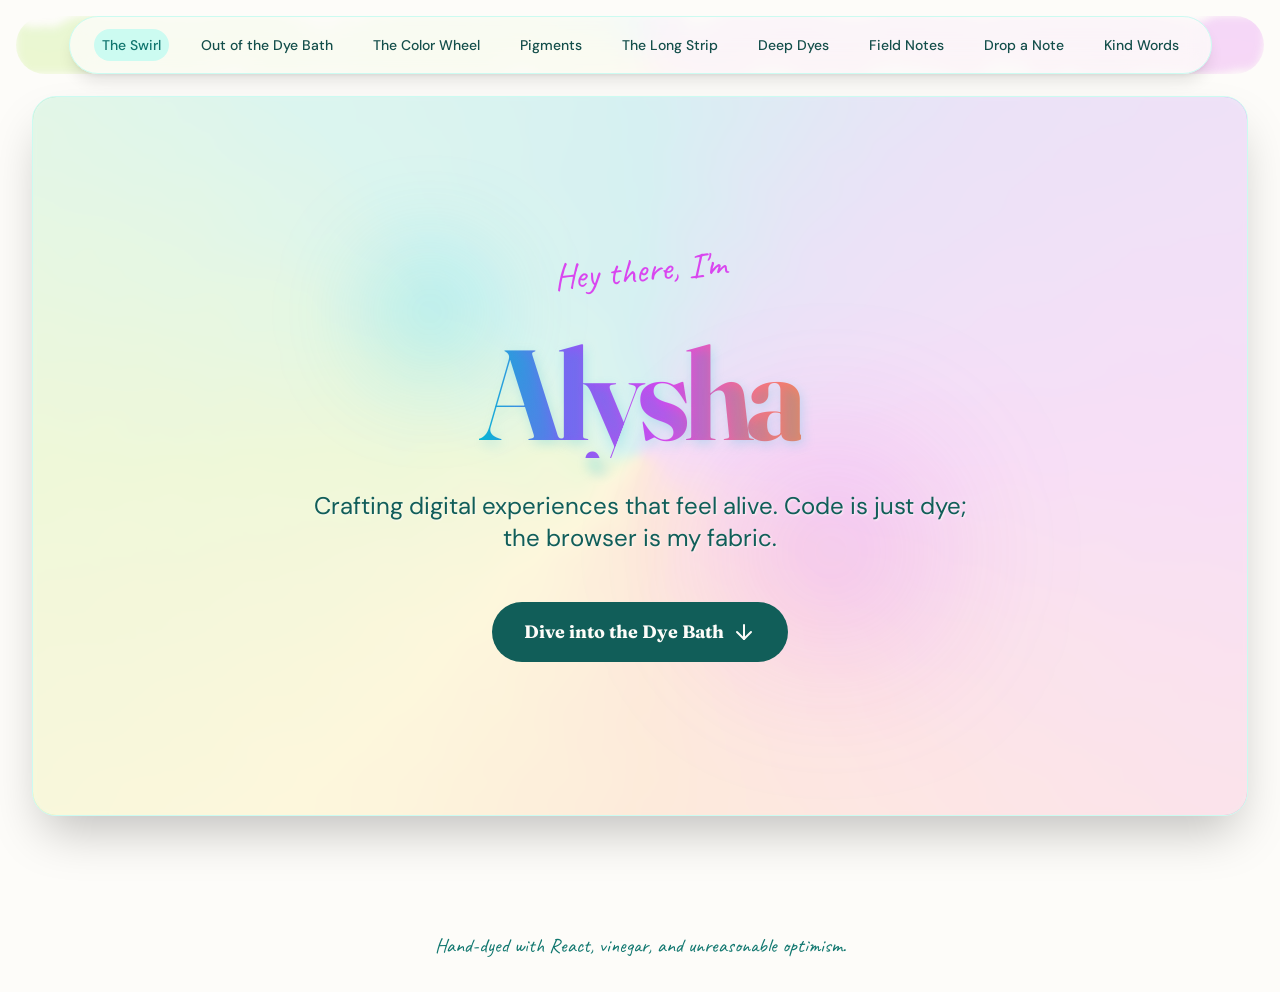
<file: index.html>
<!doctype html>
<html lang="en">
  <head>
    <meta charset="UTF-8" />
    <link rel="icon" type="image/svg+xml" href="/vite.svg" />
    <meta name="viewport" content="width=device-width, initial-scale=1.0" />
    <title>Artisan Developer</title>
    <script type="module" crossorigin src="./assets/main.js"></script>
    <link rel="modulepreload" crossorigin href="./assets/jsx-runtime.js">
    <link rel="modulepreload" crossorigin href="./assets/index.js">
    <link rel="modulepreload" crossorigin href="./assets/proxy.js">
    <link rel="modulepreload" crossorigin href="./assets/createLucideIcon.js">
    <link rel="modulepreload" crossorigin href="./assets/x.js">
    <link rel="modulepreload" crossorigin href="./components/SwirlNav.js">
    <link rel="modulepreload" crossorigin href="./assets/index2.js">
    <link rel="modulepreload" crossorigin href="./components/DyeCursor.js">
    <link rel="modulepreload" crossorigin href="./components/PageTransition.js">
    <link rel="modulepreload" crossorigin href="./components/TieDyeSwirl.js">
    <link rel="modulepreload" crossorigin href="./components/KineticHeadline.js">
    <link rel="modulepreload" crossorigin href="./components/ColorWheel.js">
    <link rel="modulepreload" crossorigin href="./components/PaintTube.js">
    <link rel="modulepreload" crossorigin href="./components/FabricStripTimeline.js">
    <link rel="modulepreload" crossorigin href="./components/MarbledCard.js">
    <link rel="modulepreload" crossorigin href="./components/SoapBubble.js">
    <link rel="stylesheet" crossorigin href="./assets/main.css">
  </head>
  <body>
    <div id="root"></div>
  </body>
</html>
</file>
<file: assets/main.css>
@import"https://fonts.googleapis.com/css2?family=Caveat:wght@400;700&family=DM+Sans:ital,wght@0,400;0,500;0,700;1,400&family=Fraunces:ital,opsz,wght@0,9..144,400;0,9..144,700;1,9..144,400;1,9..144,700&display=swap";@tailwind base;@tailwind components;@tailwind utilities;*,:before,:after{--tw-border-spacing-x: 0;--tw-border-spacing-y: 0;--tw-translate-x: 0;--tw-translate-y: 0;--tw-rotate: 0;--tw-skew-x: 0;--tw-skew-y: 0;--tw-scale-x: 1;--tw-scale-y: 1;--tw-pan-x: ;--tw-pan-y: ;--tw-pinch-zoom: ;--tw-scroll-snap-strictness: proximity;--tw-gradient-from-position: ;--tw-gradient-via-position: ;--tw-gradient-to-position: ;--tw-ordinal: ;--tw-slashed-zero: ;--tw-numeric-figure: ;--tw-numeric-spacing: ;--tw-numeric-fraction: ;--tw-ring-inset: ;--tw-ring-offset-width: 0px;--tw-ring-offset-color: #fff;--tw-ring-color: rgb(59 130 246 / .5);--tw-ring-offset-shadow: 0 0 #0000;--tw-ring-shadow: 0 0 #0000;--tw-shadow: 0 0 #0000;--tw-shadow-colored: 0 0 #0000;--tw-blur: ;--tw-brightness: ;--tw-contrast: ;--tw-grayscale: ;--tw-hue-rotate: ;--tw-invert: ;--tw-saturate: ;--tw-sepia: ;--tw-drop-shadow: ;--tw-backdrop-blur: ;--tw-backdrop-brightness: ;--tw-backdrop-contrast: ;--tw-backdrop-grayscale: ;--tw-backdrop-hue-rotate: ;--tw-backdrop-invert: ;--tw-backdrop-opacity: ;--tw-backdrop-saturate: ;--tw-backdrop-sepia: ;--tw-contain-size: ;--tw-contain-layout: ;--tw-contain-paint: ;--tw-contain-style: }::backdrop{--tw-border-spacing-x: 0;--tw-border-spacing-y: 0;--tw-translate-x: 0;--tw-translate-y: 0;--tw-rotate: 0;--tw-skew-x: 0;--tw-skew-y: 0;--tw-scale-x: 1;--tw-scale-y: 1;--tw-pan-x: ;--tw-pan-y: ;--tw-pinch-zoom: ;--tw-scroll-snap-strictness: proximity;--tw-gradient-from-position: ;--tw-gradient-via-position: ;--tw-gradient-to-position: ;--tw-ordinal: ;--tw-slashed-zero: ;--tw-numeric-figure: ;--tw-numeric-spacing: ;--tw-numeric-fraction: ;--tw-ring-inset: ;--tw-ring-offset-width: 0px;--tw-ring-offset-color: #fff;--tw-ring-color: rgb(59 130 246 / .5);--tw-ring-offset-shadow: 0 0 #0000;--tw-ring-shadow: 0 0 #0000;--tw-shadow: 0 0 #0000;--tw-shadow-colored: 0 0 #0000;--tw-blur: ;--tw-brightness: ;--tw-contrast: ;--tw-grayscale: ;--tw-hue-rotate: ;--tw-invert: ;--tw-saturate: ;--tw-sepia: ;--tw-drop-shadow: ;--tw-backdrop-blur: ;--tw-backdrop-brightness: ;--tw-backdrop-contrast: ;--tw-backdrop-grayscale: ;--tw-backdrop-hue-rotate: ;--tw-backdrop-invert: ;--tw-backdrop-opacity: ;--tw-backdrop-saturate: ;--tw-backdrop-sepia: ;--tw-contain-size: ;--tw-contain-layout: ;--tw-contain-paint: ;--tw-contain-style: }*,:before,:after{box-sizing:border-box;border-width:0;border-style:solid;border-color:#e5e7eb}:before,:after{--tw-content: ""}html,:host{line-height:1.5;-webkit-text-size-adjust:100%;-moz-tab-size:4;-o-tab-size:4;tab-size:4;font-family:DM Sans,sans-serif;font-feature-settings:normal;font-variation-settings:normal;-webkit-tap-highlight-color:transparent}body{margin:0;line-height:inherit}hr{height:0;color:inherit;border-top-width:1px}abbr:where([title]){-webkit-text-decoration:underline dotted;text-decoration:underline dotted}h1,h2,h3,h4,h5,h6{font-size:inherit;font-weight:inherit}a{color:inherit;text-decoration:inherit}b,strong{font-weight:bolder}code,kbd,samp,pre{font-family:ui-monospace,SFMono-Regular,Menlo,Monaco,Consolas,Liberation Mono,Courier New,monospace;font-feature-settings:normal;font-variation-settings:normal;font-size:1em}small{font-size:80%}sub,sup{font-size:75%;line-height:0;position:relative;vertical-align:baseline}sub{bottom:-.25em}sup{top:-.5em}table{text-indent:0;border-color:inherit;border-collapse:collapse}button,input,optgroup,select,textarea{font-family:inherit;font-feature-settings:inherit;font-variation-settings:inherit;font-size:100%;font-weight:inherit;line-height:inherit;letter-spacing:inherit;color:inherit;margin:0;padding:0}button,select{text-transform:none}button,input:where([type=button]),input:where([type=reset]),input:where([type=submit]){-webkit-appearance:button;background-color:transparent;background-image:none}:-moz-focusring{outline:auto}:-moz-ui-invalid{box-shadow:none}progress{vertical-align:baseline}::-webkit-inner-spin-button,::-webkit-outer-spin-button{height:auto}[type=search]{-webkit-appearance:textfield;outline-offset:-2px}::-webkit-search-decoration{-webkit-appearance:none}::-webkit-file-upload-button{-webkit-appearance:button;font:inherit}summary{display:list-item}blockquote,dl,dd,h1,h2,h3,h4,h5,h6,hr,figure,p,pre{margin:0}fieldset{margin:0;padding:0}legend{padding:0}ol,ul,menu{list-style:none;margin:0;padding:0}dialog{padding:0}textarea{resize:vertical}input::-moz-placeholder,textarea::-moz-placeholder{opacity:1;color:#9ca3af}input::placeholder,textarea::placeholder{opacity:1;color:#9ca3af}button,[role=button]{cursor:pointer}:disabled{cursor:default}img,svg,video,canvas,audio,iframe,embed,object{display:block;vertical-align:middle}img,video{max-width:100%;height:auto}[hidden]:where(:not([hidden=until-found])){display:none}body{overflow-x:hidden;--tw-bg-opacity: 1;background-color:rgb(253 252 249 / var(--tw-bg-opacity, 1));font-family:DM Sans,sans-serif;--tw-text-opacity: 1;color:rgb(19 78 74 / var(--tw-text-opacity, 1))}body *::-moz-selection{--tw-bg-opacity: 1;background-color:rgb(94 234 212 / var(--tw-bg-opacity, 1));--tw-text-opacity: 1;color:rgb(19 78 74 / var(--tw-text-opacity, 1))}body *::selection{--tw-bg-opacity: 1;background-color:rgb(94 234 212 / var(--tw-bg-opacity, 1));--tw-text-opacity: 1;color:rgb(19 78 74 / var(--tw-text-opacity, 1))}body::-moz-selection{--tw-bg-opacity: 1;background-color:rgb(94 234 212 / var(--tw-bg-opacity, 1));--tw-text-opacity: 1;color:rgb(19 78 74 / var(--tw-text-opacity, 1))}body::selection{--tw-bg-opacity: 1;background-color:rgb(94 234 212 / var(--tw-bg-opacity, 1));--tw-text-opacity: 1;color:rgb(19 78 74 / var(--tw-text-opacity, 1))}h1,h2,h3,h4,h5,h6{font-family:Fraunces,serif}.container{width:100%}@media (min-width: 640px){.container{max-width:640px}}@media (min-width: 768px){.container{max-width:768px}}@media (min-width: 1024px){.container{max-width:1024px}}@media (min-width: 1280px){.container{max-width:1280px}}@media (min-width: 1536px){.container{max-width:1536px}}.pointer-events-none{pointer-events:none}.visible{visibility:visible}.fixed{position:fixed}.absolute{position:absolute}.relative{position:relative}.sticky{position:sticky}.-inset-\[50\%\]{top:-50%;right:-50%;bottom:-50%;left:-50%}.inset-0{top:0;right:0;bottom:0;left:0}.-bottom-20{bottom:-5rem}.-left-20{left:-5rem}.-left-8{left:-2rem}.-right-12{right:-3rem}.-right-20{right:-5rem}.-top-1{top:-.25rem}.-top-12{top:-3rem}.-top-3{top:-.75rem}.-top-4{top:-1rem}.bottom-0{bottom:0}.bottom-1\/4{bottom:25%}.bottom-12{bottom:3rem}.left-0{left:0}.left-1\/2{left:50%}.left-1\/4{left:25%}.left-16{left:4rem}.left-4{left:1rem}.left-8{left:2rem}.left-full{left:100%}.right-0{right:0}.right-1\/4{right:25%}.right-4{right:1rem}.top-0{top:0}.top-1\/2{top:50%}.top-1\/4{top:25%}.top-20{top:5rem}.top-4{top:1rem}.top-8{top:2rem}.-z-0{z-index:0}.-z-10{z-index:-10}.-z-50{z-index:-50}.z-10{z-index:10}.z-20{z-index:20}.z-30{z-index:30}.z-40{z-index:40}.z-50{z-index:50}.z-\[100\]{z-index:100}.mx-auto{margin-left:auto;margin-right:auto}.my-8{margin-top:2rem;margin-bottom:2rem}.mb-1{margin-bottom:.25rem}.mb-12{margin-bottom:3rem}.mb-16{margin-bottom:4rem}.mb-2{margin-bottom:.5rem}.mb-20{margin-bottom:5rem}.mb-4{margin-bottom:1rem}.mb-6{margin-bottom:1.5rem}.mb-8{margin-bottom:2rem}.ml-1{margin-left:.25rem}.ml-2{margin-left:.5rem}.mt-12{margin-top:3rem}.mt-2{margin-top:.5rem}.mt-24{margin-top:6rem}.mt-4{margin-top:1rem}.mt-8{margin-top:2rem}.mt-auto{margin-top:auto}.block{display:block}.inline-block{display:inline-block}.flex{display:flex}.inline-flex{display:inline-flex}.grid{display:grid}.hidden{display:none}.aspect-square{aspect-ratio:1 / 1}.h-1{height:.25rem}.h-1\/4{height:25%}.h-12{height:3rem}.h-16{height:4rem}.h-2{height:.5rem}.h-24{height:6rem}.h-3{height:.75rem}.h-32{height:8rem}.h-4{height:1rem}.h-48{height:12rem}.h-5{height:1.25rem}.h-6{height:1.5rem}.h-64{height:16rem}.h-8{height:2rem}.h-80{height:20rem}.h-96{height:24rem}.h-\[200\%\]{height:200%}.h-\[300px\]{height:300px}.h-\[300vh\]{height:300vh}.h-\[600px\]{height:600px}.h-full{height:100%}.h-screen{height:100vh}.min-h-\[60vh\]{min-height:60vh}.min-h-\[80vh\]{min-height:80vh}.min-h-screen{min-height:100vh}.w-0{width:0px}.w-1\/3{width:33.333333%}.w-10{width:2.5rem}.w-12{width:3rem}.w-16{width:4rem}.w-3{width:.75rem}.w-32{width:8rem}.w-4{width:1rem}.w-48{width:12rem}.w-5{width:1.25rem}.w-6{width:1.5rem}.w-64{width:16rem}.w-8{width:2rem}.w-80{width:20rem}.w-96{width:24rem}.w-\[200\%\]{width:200%}.w-\[300px\]{width:300px}.w-\[400vw\]{width:400vw}.w-\[60vw\]{width:60vw}.w-fit{width:-moz-fit-content;width:fit-content}.w-full{width:100%}.w-px{width:1px}.max-w-2xl{max-width:42rem}.max-w-3xl{max-width:48rem}.max-w-4xl{max-width:56rem}.max-w-5xl{max-width:64rem}.max-w-6xl{max-width:72rem}.max-w-7xl{max-width:80rem}.flex-shrink-0{flex-shrink:0}.flex-grow{flex-grow:1}.origin-bottom{transform-origin:bottom}.-translate-x-1\/2{--tw-translate-x: -50%;transform:translate(var(--tw-translate-x),var(--tw-translate-y)) rotate(var(--tw-rotate)) skew(var(--tw-skew-x)) skewY(var(--tw-skew-y)) scaleX(var(--tw-scale-x)) scaleY(var(--tw-scale-y))}.-translate-y-1\/2{--tw-translate-y: -50%;transform:translate(var(--tw-translate-x),var(--tw-translate-y)) rotate(var(--tw-rotate)) skew(var(--tw-skew-x)) skewY(var(--tw-skew-y)) scaleX(var(--tw-scale-x)) scaleY(var(--tw-scale-y))}.translate-x-2{--tw-translate-x: .5rem;transform:translate(var(--tw-translate-x),var(--tw-translate-y)) rotate(var(--tw-rotate)) skew(var(--tw-skew-x)) skewY(var(--tw-skew-y)) scaleX(var(--tw-scale-x)) scaleY(var(--tw-scale-y))}.translate-y-2{--tw-translate-y: .5rem;transform:translate(var(--tw-translate-x),var(--tw-translate-y)) rotate(var(--tw-rotate)) skew(var(--tw-skew-x)) skewY(var(--tw-skew-y)) scaleX(var(--tw-scale-x)) scaleY(var(--tw-scale-y))}.rotate-\[-10deg\]{--tw-rotate: -10deg;transform:translate(var(--tw-translate-x),var(--tw-translate-y)) rotate(var(--tw-rotate)) skew(var(--tw-skew-x)) skewY(var(--tw-skew-y)) scaleX(var(--tw-scale-x)) scaleY(var(--tw-scale-y))}.rotate-\[-45deg\]{--tw-rotate: -45deg;transform:translate(var(--tw-translate-x),var(--tw-translate-y)) rotate(var(--tw-rotate)) skew(var(--tw-skew-x)) skewY(var(--tw-skew-y)) scaleX(var(--tw-scale-x)) scaleY(var(--tw-scale-y))}.rotate-\[-5deg\]{--tw-rotate: -5deg;transform:translate(var(--tw-translate-x),var(--tw-translate-y)) rotate(var(--tw-rotate)) skew(var(--tw-skew-x)) skewY(var(--tw-skew-y)) scaleX(var(--tw-scale-x)) scaleY(var(--tw-scale-y))}.rotate-\[-90deg\]{--tw-rotate: -90deg;transform:translate(var(--tw-translate-x),var(--tw-translate-y)) rotate(var(--tw-rotate)) skew(var(--tw-skew-x)) skewY(var(--tw-skew-y)) scaleX(var(--tw-scale-x)) scaleY(var(--tw-scale-y))}.transform{transform:translate(var(--tw-translate-x),var(--tw-translate-y)) rotate(var(--tw-rotate)) skew(var(--tw-skew-x)) skewY(var(--tw-skew-y)) scaleX(var(--tw-scale-x)) scaleY(var(--tw-scale-y))}@keyframes bounce{0%,to{transform:translateY(-25%);animation-timing-function:cubic-bezier(.8,0,1,1)}50%{transform:none;animation-timing-function:cubic-bezier(0,0,.2,1)}}.animate-bounce{animation:bounce 1s infinite}.cursor-default{cursor:default}.cursor-pointer{cursor:pointer}.resize-none{resize:none}.grid-cols-1{grid-template-columns:repeat(1,minmax(0,1fr))}.grid-cols-2{grid-template-columns:repeat(2,minmax(0,1fr))}.flex-col{flex-direction:column}.flex-wrap{flex-wrap:wrap}.items-end{align-items:flex-end}.items-center{align-items:center}.justify-start{justify-content:flex-start}.justify-end{justify-content:flex-end}.justify-center{justify-content:center}.justify-between{justify-content:space-between}.justify-around{justify-content:space-around}.gap-16{gap:4rem}.gap-2{gap:.5rem}.gap-4{gap:1rem}.gap-6{gap:1.5rem}.gap-8{gap:2rem}.gap-x-8{-moz-column-gap:2rem;column-gap:2rem}.gap-y-16{row-gap:4rem}.space-y-8>:not([hidden])~:not([hidden]){--tw-space-y-reverse: 0;margin-top:calc(2rem * calc(1 - var(--tw-space-y-reverse)));margin-bottom:calc(2rem * var(--tw-space-y-reverse))}.overflow-hidden{overflow:hidden}.whitespace-nowrap{white-space:nowrap}.rounded-2xl{border-radius:1rem}.rounded-3xl{border-radius:1.5rem}.rounded-full{border-radius:9999px}.rounded-lg{border-radius:.5rem}.rounded-md{border-radius:.375rem}.rounded-xl{border-radius:.75rem}.rounded-b-md{border-bottom-right-radius:.375rem;border-bottom-left-radius:.375rem}.rounded-b-xl{border-bottom-right-radius:.75rem;border-bottom-left-radius:.75rem}.rounded-r-lg{border-top-right-radius:.5rem;border-bottom-right-radius:.5rem}.rounded-t-full{border-top-left-radius:9999px;border-top-right-radius:9999px}.rounded-t-sm{border-top-left-radius:.125rem;border-top-right-radius:.125rem}.border{border-width:1px}.border-2{border-width:2px}.border-4{border-width:4px}.border-x{border-left-width:1px;border-right-width:1px}.border-y{border-top-width:1px;border-bottom-width:1px}.border-b{border-bottom-width:1px}.border-l-4{border-left-width:4px}.border-t{border-top-width:1px}.border-magenta{--tw-border-opacity: 1;border-color:rgb(217 70 239 / var(--tw-border-opacity, 1))}.border-slate-200{--tw-border-opacity: 1;border-color:rgb(226 232 240 / var(--tw-border-opacity, 1))}.border-slate-300{--tw-border-opacity: 1;border-color:rgb(203 213 225 / var(--tw-border-opacity, 1))}.border-slate-400{--tw-border-opacity: 1;border-color:rgb(148 163 184 / var(--tw-border-opacity, 1))}.border-teal-100{--tw-border-opacity: 1;border-color:rgb(204 251 241 / var(--tw-border-opacity, 1))}.border-teal-100\/50{border-color:#ccfbf180}.border-teal-200{--tw-border-opacity: 1;border-color:rgb(153 246 228 / var(--tw-border-opacity, 1))}.border-teal-400{--tw-border-opacity: 1;border-color:rgb(45 212 191 / var(--tw-border-opacity, 1))}.border-teal-500{--tw-border-opacity: 1;border-color:rgb(20 184 166 / var(--tw-border-opacity, 1))}.bg-cream{--tw-bg-opacity: 1;background-color:rgb(253 252 249 / var(--tw-bg-opacity, 1))}.bg-cream\/60{background-color:#fdfcf999}.bg-cream\/80{background-color:#fdfcf9cc}.bg-cream\/95{background-color:#fdfcf9f2}.bg-cyan-400{--tw-bg-opacity: 1;background-color:rgb(34 211 238 / var(--tw-bg-opacity, 1))}.bg-cyan-400\/20{background-color:#22d3ee33}.bg-cyan-500{--tw-bg-opacity: 1;background-color:rgb(6 182 212 / var(--tw-bg-opacity, 1))}.bg-magenta{--tw-bg-opacity: 1;background-color:rgb(217 70 239 / var(--tw-bg-opacity, 1))}.bg-magenta\/10{background-color:#d946ef1a}.bg-magenta\/20{background-color:#d946ef33}.bg-magenta\/5{background-color:#d946ef0d}.bg-red-300{--tw-bg-opacity: 1;background-color:rgb(252 165 165 / var(--tw-bg-opacity, 1))}.bg-slate-200{--tw-bg-opacity: 1;background-color:rgb(226 232 240 / var(--tw-bg-opacity, 1))}.bg-slate-300{--tw-bg-opacity: 1;background-color:rgb(203 213 225 / var(--tw-bg-opacity, 1))}.bg-slate-400{--tw-bg-opacity: 1;background-color:rgb(148 163 184 / var(--tw-bg-opacity, 1))}.bg-slate-500{--tw-bg-opacity: 1;background-color:rgb(100 116 139 / var(--tw-bg-opacity, 1))}.bg-sunset{--tw-bg-opacity: 1;background-color:rgb(251 146 60 / var(--tw-bg-opacity, 1))}.bg-teal-100{--tw-bg-opacity: 1;background-color:rgb(204 251 241 / var(--tw-bg-opacity, 1))}.bg-teal-200{--tw-bg-opacity: 1;background-color:rgb(153 246 228 / var(--tw-bg-opacity, 1))}.bg-teal-400{--tw-bg-opacity: 1;background-color:rgb(45 212 191 / var(--tw-bg-opacity, 1))}.bg-teal-50{--tw-bg-opacity: 1;background-color:rgb(240 253 250 / var(--tw-bg-opacity, 1))}.bg-teal-50\/50{background-color:#f0fdfa80}.bg-teal-800{--tw-bg-opacity: 1;background-color:rgb(17 94 89 / var(--tw-bg-opacity, 1))}.bg-teal-900{--tw-bg-opacity: 1;background-color:rgb(19 78 74 / var(--tw-bg-opacity, 1))}.bg-white{--tw-bg-opacity: 1;background-color:rgb(255 255 255 / var(--tw-bg-opacity, 1))}.bg-white\/20{background-color:#fff3}.bg-white\/40{background-color:#fff6}.bg-\[radial-gradient\(ellipse_at_top_right\,_var\(--tw-gradient-stops\)\)\]{background-image:radial-gradient(ellipse at top right,var(--tw-gradient-stops))}.bg-gradient-to-b{background-image:linear-gradient(to bottom,var(--tw-gradient-stops))}.from-cream{--tw-gradient-from: #fdfcf9 var(--tw-gradient-from-position);--tw-gradient-to: rgb(253 252 249 / 0) var(--tw-gradient-to-position);--tw-gradient-stops: var(--tw-gradient-from), var(--tw-gradient-to)}.from-slate-200{--tw-gradient-from: #e2e8f0 var(--tw-gradient-from-position);--tw-gradient-to: rgb(226 232 240 / 0) var(--tw-gradient-to-position);--tw-gradient-stops: var(--tw-gradient-from), var(--tw-gradient-to)}.via-cream{--tw-gradient-to: rgb(253 252 249 / 0) var(--tw-gradient-to-position);--tw-gradient-stops: var(--tw-gradient-from), #fdfcf9 var(--tw-gradient-via-position), var(--tw-gradient-to)}.to-slate-400{--tw-gradient-to: #94a3b8 var(--tw-gradient-to-position)}.to-teal-50\/30{--tw-gradient-to: rgb(240 253 250 / .3) var(--tw-gradient-to-position)}.p-1{padding:.25rem}.p-12{padding:3rem}.p-3{padding:.75rem}.p-4{padding:1rem}.p-8{padding:2rem}.px-1{padding-left:.25rem;padding-right:.25rem}.px-2{padding-left:.5rem;padding-right:.5rem}.px-3{padding-left:.75rem;padding-right:.75rem}.px-4{padding-left:1rem;padding-right:1rem}.px-6{padding-left:1.5rem;padding-right:1.5rem}.px-8{padding-left:2rem;padding-right:2rem}.px-\[10vw\]{padding-left:10vw;padding-right:10vw}.py-1{padding-top:.25rem;padding-bottom:.25rem}.py-12{padding-top:3rem;padding-bottom:3rem}.py-2{padding-top:.5rem;padding-bottom:.5rem}.py-3{padding-top:.75rem;padding-bottom:.75rem}.py-4{padding-top:1rem;padding-bottom:1rem}.py-8{padding-top:2rem;padding-bottom:2rem}.pb-12{padding-bottom:3rem}.pb-8{padding-bottom:2rem}.pl-24{padding-left:6rem}.pl-6{padding-left:1.5rem}.pr-8{padding-right:2rem}.pt-12{padding-top:3rem}.pt-2{padding-top:.5rem}.pt-24{padding-top:6rem}.pt-8{padding-top:2rem}.text-center{text-align:center}.font-display{font-family:Fraunces,serif}.font-hand{font-family:Caveat,cursive}.font-sans{font-family:DM Sans,sans-serif}.text-2xl{font-size:1.5rem;line-height:2rem}.text-3xl{font-size:1.875rem;line-height:2.25rem}.text-4xl{font-size:2.25rem;line-height:2.5rem}.text-5xl{font-size:3rem;line-height:1}.text-6xl{font-size:3.75rem;line-height:1}.text-lg{font-size:1.125rem;line-height:1.75rem}.text-sm{font-size:.875rem;line-height:1.25rem}.text-xl{font-size:1.25rem;line-height:1.75rem}.text-xs{font-size:.75rem;line-height:1rem}.font-bold{font-weight:700}.font-medium{font-weight:500}.uppercase{text-transform:uppercase}.italic{font-style:italic}.leading-none{line-height:1}.leading-relaxed{line-height:1.625}.leading-tight{line-height:1.25}.tracking-tighter{letter-spacing:-.05em}.tracking-wider{letter-spacing:.05em}.text-cream{--tw-text-opacity: 1;color:rgb(253 252 249 / var(--tw-text-opacity, 1))}.text-cyan-500{--tw-text-opacity: 1;color:rgb(6 182 212 / var(--tw-text-opacity, 1))}.text-cyan-600{--tw-text-opacity: 1;color:rgb(8 145 178 / var(--tw-text-opacity, 1))}.text-magenta{--tw-text-opacity: 1;color:rgb(217 70 239 / var(--tw-text-opacity, 1))}.text-orange-500{--tw-text-opacity: 1;color:rgb(249 115 22 / var(--tw-text-opacity, 1))}.text-rose{--tw-text-opacity: 1;color:rgb(251 113 133 / var(--tw-text-opacity, 1))}.text-slate-500{--tw-text-opacity: 1;color:rgb(100 116 139 / var(--tw-text-opacity, 1))}.text-slate-800{--tw-text-opacity: 1;color:rgb(30 41 59 / var(--tw-text-opacity, 1))}.text-teal-600{--tw-text-opacity: 1;color:rgb(13 148 136 / var(--tw-text-opacity, 1))}.text-teal-700{--tw-text-opacity: 1;color:rgb(15 118 110 / var(--tw-text-opacity, 1))}.text-teal-700\/50{color:#0f766e80}.text-teal-800{--tw-text-opacity: 1;color:rgb(17 94 89 / var(--tw-text-opacity, 1))}.text-teal-900{--tw-text-opacity: 1;color:rgb(19 78 74 / var(--tw-text-opacity, 1))}.text-violet{--tw-text-opacity: 1;color:rgb(139 92 246 / var(--tw-text-opacity, 1))}.underline{text-decoration-line:underline}.placeholder-teal-300::-moz-placeholder{--tw-placeholder-opacity: 1;color:rgb(94 234 212 / var(--tw-placeholder-opacity, 1))}.placeholder-teal-300::placeholder{--tw-placeholder-opacity: 1;color:rgb(94 234 212 / var(--tw-placeholder-opacity, 1))}.opacity-0{opacity:0}.opacity-10{opacity:.1}.opacity-100{opacity:1}.opacity-20{opacity:.2}.opacity-30{opacity:.3}.opacity-40{opacity:.4}.opacity-80{opacity:.8}.mix-blend-multiply{mix-blend-mode:multiply}.mix-blend-screen{mix-blend-mode:screen}.mix-blend-overlay{mix-blend-mode:overlay}.shadow-2xl{--tw-shadow: 0 25px 50px -12px rgb(0 0 0 / .25);--tw-shadow-colored: 0 25px 50px -12px var(--tw-shadow-color);box-shadow:var(--tw-ring-offset-shadow, 0 0 #0000),var(--tw-ring-shadow, 0 0 #0000),var(--tw-shadow)}.shadow-inner{--tw-shadow: inset 0 2px 4px 0 rgb(0 0 0 / .05);--tw-shadow-colored: inset 0 2px 4px 0 var(--tw-shadow-color);box-shadow:var(--tw-ring-offset-shadow, 0 0 #0000),var(--tw-ring-shadow, 0 0 #0000),var(--tw-shadow)}.shadow-lg{--tw-shadow: 0 10px 15px -3px rgb(0 0 0 / .1), 0 4px 6px -4px rgb(0 0 0 / .1);--tw-shadow-colored: 0 10px 15px -3px var(--tw-shadow-color), 0 4px 6px -4px var(--tw-shadow-color);box-shadow:var(--tw-ring-offset-shadow, 0 0 #0000),var(--tw-ring-shadow, 0 0 #0000),var(--tw-shadow)}.shadow-md{--tw-shadow: 0 4px 6px -1px rgb(0 0 0 / .1), 0 2px 4px -2px rgb(0 0 0 / .1);--tw-shadow-colored: 0 4px 6px -1px var(--tw-shadow-color), 0 2px 4px -2px var(--tw-shadow-color);box-shadow:var(--tw-ring-offset-shadow, 0 0 #0000),var(--tw-ring-shadow, 0 0 #0000),var(--tw-shadow)}.shadow-sm{--tw-shadow: 0 1px 2px 0 rgb(0 0 0 / .05);--tw-shadow-colored: 0 1px 2px 0 var(--tw-shadow-color);box-shadow:var(--tw-ring-offset-shadow, 0 0 #0000),var(--tw-ring-shadow, 0 0 #0000),var(--tw-shadow)}.shadow-xl{--tw-shadow: 0 20px 25px -5px rgb(0 0 0 / .1), 0 8px 10px -6px rgb(0 0 0 / .1);--tw-shadow-colored: 0 20px 25px -5px var(--tw-shadow-color), 0 8px 10px -6px var(--tw-shadow-color);box-shadow:var(--tw-ring-offset-shadow, 0 0 #0000),var(--tw-ring-shadow, 0 0 #0000),var(--tw-shadow)}.blur{--tw-blur: blur(8px);filter:var(--tw-blur) var(--tw-brightness) var(--tw-contrast) var(--tw-grayscale) var(--tw-hue-rotate) var(--tw-invert) var(--tw-saturate) var(--tw-sepia) var(--tw-drop-shadow)}.blur-2xl{--tw-blur: blur(40px);filter:var(--tw-blur) var(--tw-brightness) var(--tw-contrast) var(--tw-grayscale) var(--tw-hue-rotate) var(--tw-invert) var(--tw-saturate) var(--tw-sepia) var(--tw-drop-shadow)}.blur-3xl{--tw-blur: blur(64px);filter:var(--tw-blur) var(--tw-brightness) var(--tw-contrast) var(--tw-grayscale) var(--tw-hue-rotate) var(--tw-invert) var(--tw-saturate) var(--tw-sepia) var(--tw-drop-shadow)}.blur-md{--tw-blur: blur(12px);filter:var(--tw-blur) var(--tw-brightness) var(--tw-contrast) var(--tw-grayscale) var(--tw-hue-rotate) var(--tw-invert) var(--tw-saturate) var(--tw-sepia) var(--tw-drop-shadow)}.blur-sm{--tw-blur: blur(4px);filter:var(--tw-blur) var(--tw-brightness) var(--tw-contrast) var(--tw-grayscale) var(--tw-hue-rotate) var(--tw-invert) var(--tw-saturate) var(--tw-sepia) var(--tw-drop-shadow)}.blur-xl{--tw-blur: blur(24px);filter:var(--tw-blur) var(--tw-brightness) var(--tw-contrast) var(--tw-grayscale) var(--tw-hue-rotate) var(--tw-invert) var(--tw-saturate) var(--tw-sepia) var(--tw-drop-shadow)}.drop-shadow{--tw-drop-shadow: drop-shadow(0 1px 2px rgb(0 0 0 / .1)) drop-shadow(0 1px 1px rgb(0 0 0 / .06));filter:var(--tw-blur) var(--tw-brightness) var(--tw-contrast) var(--tw-grayscale) var(--tw-hue-rotate) var(--tw-invert) var(--tw-saturate) var(--tw-sepia) var(--tw-drop-shadow)}.filter{filter:var(--tw-blur) var(--tw-brightness) var(--tw-contrast) var(--tw-grayscale) var(--tw-hue-rotate) var(--tw-invert) var(--tw-saturate) var(--tw-sepia) var(--tw-drop-shadow)}.backdrop-blur-\[2px\]{--tw-backdrop-blur: blur(2px);-webkit-backdrop-filter:var(--tw-backdrop-blur) var(--tw-backdrop-brightness) var(--tw-backdrop-contrast) var(--tw-backdrop-grayscale) var(--tw-backdrop-hue-rotate) var(--tw-backdrop-invert) var(--tw-backdrop-opacity) var(--tw-backdrop-saturate) var(--tw-backdrop-sepia);backdrop-filter:var(--tw-backdrop-blur) var(--tw-backdrop-brightness) var(--tw-backdrop-contrast) var(--tw-backdrop-grayscale) var(--tw-backdrop-hue-rotate) var(--tw-backdrop-invert) var(--tw-backdrop-opacity) var(--tw-backdrop-saturate) var(--tw-backdrop-sepia)}.backdrop-blur-md{--tw-backdrop-blur: blur(12px);-webkit-backdrop-filter:var(--tw-backdrop-blur) var(--tw-backdrop-brightness) var(--tw-backdrop-contrast) var(--tw-backdrop-grayscale) var(--tw-backdrop-hue-rotate) var(--tw-backdrop-invert) var(--tw-backdrop-opacity) var(--tw-backdrop-saturate) var(--tw-backdrop-sepia);backdrop-filter:var(--tw-backdrop-blur) var(--tw-backdrop-brightness) var(--tw-backdrop-contrast) var(--tw-backdrop-grayscale) var(--tw-backdrop-hue-rotate) var(--tw-backdrop-invert) var(--tw-backdrop-opacity) var(--tw-backdrop-saturate) var(--tw-backdrop-sepia)}.backdrop-blur-sm{--tw-backdrop-blur: blur(4px);-webkit-backdrop-filter:var(--tw-backdrop-blur) var(--tw-backdrop-brightness) var(--tw-backdrop-contrast) var(--tw-backdrop-grayscale) var(--tw-backdrop-hue-rotate) var(--tw-backdrop-invert) var(--tw-backdrop-opacity) var(--tw-backdrop-saturate) var(--tw-backdrop-sepia);backdrop-filter:var(--tw-backdrop-blur) var(--tw-backdrop-brightness) var(--tw-backdrop-contrast) var(--tw-backdrop-grayscale) var(--tw-backdrop-hue-rotate) var(--tw-backdrop-invert) var(--tw-backdrop-opacity) var(--tw-backdrop-saturate) var(--tw-backdrop-sepia)}.backdrop-blur-xl{--tw-backdrop-blur: blur(24px);-webkit-backdrop-filter:var(--tw-backdrop-blur) var(--tw-backdrop-brightness) var(--tw-backdrop-contrast) var(--tw-backdrop-grayscale) var(--tw-backdrop-hue-rotate) var(--tw-backdrop-invert) var(--tw-backdrop-opacity) var(--tw-backdrop-saturate) var(--tw-backdrop-sepia);backdrop-filter:var(--tw-backdrop-blur) var(--tw-backdrop-brightness) var(--tw-backdrop-contrast) var(--tw-backdrop-grayscale) var(--tw-backdrop-hue-rotate) var(--tw-backdrop-invert) var(--tw-backdrop-opacity) var(--tw-backdrop-saturate) var(--tw-backdrop-sepia)}.transition{transition-property:color,background-color,border-color,text-decoration-color,fill,stroke,opacity,box-shadow,transform,filter,backdrop-filter;transition-timing-function:cubic-bezier(.4,0,.2,1);transition-duration:.15s}.transition-all{transition-property:all;transition-timing-function:cubic-bezier(.4,0,.2,1);transition-duration:.15s}.transition-colors{transition-property:color,background-color,border-color,text-decoration-color,fill,stroke;transition-timing-function:cubic-bezier(.4,0,.2,1);transition-duration:.15s}.transition-opacity{transition-property:opacity;transition-timing-function:cubic-bezier(.4,0,.2,1);transition-duration:.15s}.transition-transform{transition-property:transform;transition-timing-function:cubic-bezier(.4,0,.2,1);transition-duration:.15s}.duration-300{transition-duration:.3s}.duration-500{transition-duration:.5s}.ease-out{transition-timing-function:cubic-bezier(0,0,.2,1)}.text-shadow-sm{text-shadow:1px 1px 2px rgba(253,252,249,.8)}.tie-dye-bg{background:conic-gradient(from 0deg at 50% 50%,#06b6d4,#8b5cf6,#d946ef,#fb7185,#fb923c,#fde047,#a3e635,#2dd4bf,#06b6d4);filter:url(#tie-dye-filter)}.tie-dye-text{background:linear-gradient(to right,#06b6d4,#8b5cf6,#d946ef,#fb7185,#fb923c,#fde047,#a3e635,#2dd4bf);-webkit-background-clip:text;background-clip:text;color:transparent;background-size:200% auto;animation:textShine 5s linear infinite}.marbled-paper{background-color:#fdfcf9;background-image:radial-gradient(circle at 50% 50%,rgba(6,182,212,.1) 0%,transparent 50%),radial-gradient(circle at 80% 20%,rgba(217,70,239,.05) 0%,transparent 40%),radial-gradient(circle at 20% 80%,rgba(45,212,191,.1) 0%,transparent 60%);filter:url(#paper-texture)}.dye-bleed-input:focus{outline:none;box-shadow:0 0 15px 5px #06b6d466,0 0 30px 10px #d946ef33,0 0 45px 15px #2dd4bf1a;border-color:transparent;transition:box-shadow .5s cubic-bezier(.22,1,.36,1)}.soap-bubble{background:radial-gradient(150% 150% at 30% 30%,#fdfcf9cc,#06b6d433,#d946ef1a,#2dd4bf33 60%,#fdfcf966);box-shadow:inset 0 0 20px #fffc,inset 10px 0 40px #d946ef4d,inset -10px 0 40px #06b6d44d,inset 0 -10px 40px #fb923c33,0 4px 20px #0000000d;-webkit-backdrop-filter:blur(2px);backdrop-filter:blur(2px);border:1px solid rgba(255,255,255,.5)}@keyframes textShine{to{background-position:200% center}}@keyframes spin-slow{0%{transform:rotate(0)}to{transform:rotate(360deg)}}.animate-spin-slow{animation:spin-slow 20s linear infinite}@keyframes float{0%,to{transform:translateY(0) rotate(0)}25%{transform:translateY(-10px) rotate(2deg)}50%{transform:translateY(-15px) rotate(-1deg)}75%{transform:translateY(-5px) rotate(1deg)}}.animate-float{animation:float 6s ease-in-out infinite}@keyframes wobble{0%,to{border-radius:50%}33%{border-radius:55% 45% 50% 50%/50% 55% 45% 50%}66%{border-radius:45% 55%/55% 45% 50% 50%}}.animate-wobble{animation:wobble 8s ease-in-out infinite}.no-scrollbar::-webkit-scrollbar{display:none}.no-scrollbar{-ms-overflow-style:none;scrollbar-width:none}.selection\:bg-teal-300 *::-moz-selection{--tw-bg-opacity: 1;background-color:rgb(94 234 212 / var(--tw-bg-opacity, 1))}.selection\:bg-teal-300 *::selection{--tw-bg-opacity: 1;background-color:rgb(94 234 212 / var(--tw-bg-opacity, 1))}.selection\:text-teal-900 *::-moz-selection{--tw-text-opacity: 1;color:rgb(19 78 74 / var(--tw-text-opacity, 1))}.selection\:text-teal-900 *::selection{--tw-text-opacity: 1;color:rgb(19 78 74 / var(--tw-text-opacity, 1))}.selection\:bg-teal-300::-moz-selection{--tw-bg-opacity: 1;background-color:rgb(94 234 212 / var(--tw-bg-opacity, 1))}.selection\:bg-teal-300::selection{--tw-bg-opacity: 1;background-color:rgb(94 234 212 / var(--tw-bg-opacity, 1))}.selection\:text-teal-900::-moz-selection{--tw-text-opacity: 1;color:rgb(19 78 74 / var(--tw-text-opacity, 1))}.selection\:text-teal-900::selection{--tw-text-opacity: 1;color:rgb(19 78 74 / var(--tw-text-opacity, 1))}.last\:mb-0:last-child{margin-bottom:0}.last\:border-0:last-child{border-width:0px}.hover\:-translate-y-2:hover{--tw-translate-y: -.5rem;transform:translate(var(--tw-translate-x),var(--tw-translate-y)) rotate(var(--tw-rotate)) skew(var(--tw-skew-x)) skewY(var(--tw-skew-y)) scaleX(var(--tw-scale-x)) scaleY(var(--tw-scale-y))}.hover\:scale-105:hover{--tw-scale-x: 1.05;--tw-scale-y: 1.05;transform:translate(var(--tw-translate-x),var(--tw-translate-y)) rotate(var(--tw-rotate)) skew(var(--tw-skew-x)) skewY(var(--tw-skew-y)) scaleX(var(--tw-scale-x)) scaleY(var(--tw-scale-y))}.hover\:scale-\[1\.02\]:hover{--tw-scale-x: 1.02;--tw-scale-y: 1.02;transform:translate(var(--tw-translate-x),var(--tw-translate-y)) rotate(var(--tw-rotate)) skew(var(--tw-skew-x)) skewY(var(--tw-skew-y)) scaleX(var(--tw-scale-x)) scaleY(var(--tw-scale-y))}.hover\:bg-teal-50:hover{--tw-bg-opacity: 1;background-color:rgb(240 253 250 / var(--tw-bg-opacity, 1))}.hover\:bg-teal-700:hover{--tw-bg-opacity: 1;background-color:rgb(15 118 110 / var(--tw-bg-opacity, 1))}.hover\:text-teal-400:hover{--tw-text-opacity: 1;color:rgb(45 212 191 / var(--tw-text-opacity, 1))}.hover\:text-teal-900:hover{--tw-text-opacity: 1;color:rgb(19 78 74 / var(--tw-text-opacity, 1))}.active\:scale-95:active{--tw-scale-x: .95;--tw-scale-y: .95;transform:translate(var(--tw-translate-x),var(--tw-translate-y)) rotate(var(--tw-rotate)) skew(var(--tw-skew-x)) skewY(var(--tw-skew-y)) scaleX(var(--tw-scale-x)) scaleY(var(--tw-scale-y))}.active\:scale-\[0\.98\]:active{--tw-scale-x: .98;--tw-scale-y: .98;transform:translate(var(--tw-translate-x),var(--tw-translate-y)) rotate(var(--tw-rotate)) skew(var(--tw-skew-x)) skewY(var(--tw-skew-y)) scaleX(var(--tw-scale-x)) scaleY(var(--tw-scale-y))}.disabled\:opacity-70:disabled{opacity:.7}.disabled\:hover\:scale-100:hover:disabled{--tw-scale-x: 1;--tw-scale-y: 1;transform:translate(var(--tw-translate-x),var(--tw-translate-y)) rotate(var(--tw-rotate)) skew(var(--tw-skew-x)) skewY(var(--tw-skew-y)) scaleX(var(--tw-scale-x)) scaleY(var(--tw-scale-y))}.group:hover .group-hover\:w-full{width:100%}.group:hover .group-hover\:-translate-x-1{--tw-translate-x: -.25rem;transform:translate(var(--tw-translate-x),var(--tw-translate-y)) rotate(var(--tw-rotate)) skew(var(--tw-skew-x)) skewY(var(--tw-skew-y)) scaleX(var(--tw-scale-x)) scaleY(var(--tw-scale-y))}.group:hover .group-hover\:-translate-y-1{--tw-translate-y: -.25rem;transform:translate(var(--tw-translate-x),var(--tw-translate-y)) rotate(var(--tw-rotate)) skew(var(--tw-skew-x)) skewY(var(--tw-skew-y)) scaleX(var(--tw-scale-x)) scaleY(var(--tw-scale-y))}.group:hover .group-hover\:-translate-y-2{--tw-translate-y: -.5rem;transform:translate(var(--tw-translate-x),var(--tw-translate-y)) rotate(var(--tw-rotate)) skew(var(--tw-skew-x)) skewY(var(--tw-skew-y)) scaleX(var(--tw-scale-x)) scaleY(var(--tw-scale-y))}.group:hover .group-hover\:translate-x-1{--tw-translate-x: .25rem;transform:translate(var(--tw-translate-x),var(--tw-translate-y)) rotate(var(--tw-rotate)) skew(var(--tw-skew-x)) skewY(var(--tw-skew-y)) scaleX(var(--tw-scale-x)) scaleY(var(--tw-scale-y))}.group:hover .group-hover\:translate-x-2{--tw-translate-x: .5rem;transform:translate(var(--tw-translate-x),var(--tw-translate-y)) rotate(var(--tw-rotate)) skew(var(--tw-skew-x)) skewY(var(--tw-skew-y)) scaleX(var(--tw-scale-x)) scaleY(var(--tw-scale-y))}.group:hover .group-hover\:translate-x-3{--tw-translate-x: .75rem;transform:translate(var(--tw-translate-x),var(--tw-translate-y)) rotate(var(--tw-rotate)) skew(var(--tw-skew-x)) skewY(var(--tw-skew-y)) scaleX(var(--tw-scale-x)) scaleY(var(--tw-scale-y))}.group:hover .group-hover\:translate-y-1{--tw-translate-y: .25rem;transform:translate(var(--tw-translate-x),var(--tw-translate-y)) rotate(var(--tw-rotate)) skew(var(--tw-skew-x)) skewY(var(--tw-skew-y)) scaleX(var(--tw-scale-x)) scaleY(var(--tw-scale-y))}.group:hover .group-hover\:translate-y-3{--tw-translate-y: .75rem;transform:translate(var(--tw-translate-x),var(--tw-translate-y)) rotate(var(--tw-rotate)) skew(var(--tw-skew-x)) skewY(var(--tw-skew-y)) scaleX(var(--tw-scale-x)) scaleY(var(--tw-scale-y))}.group:hover .group-hover\:scale-105{--tw-scale-x: 1.05;--tw-scale-y: 1.05;transform:translate(var(--tw-translate-x),var(--tw-translate-y)) rotate(var(--tw-rotate)) skew(var(--tw-skew-x)) skewY(var(--tw-skew-y)) scaleX(var(--tw-scale-x)) scaleY(var(--tw-scale-y))}.group:hover .group-hover\:animate-none{animation:none}.group:hover .group-hover\:bg-cyan-500\/30{background-color:#06b6d44d}.group:hover .group-hover\:text-magenta{--tw-text-opacity: 1;color:rgb(217 70 239 / var(--tw-text-opacity, 1))}.group:hover .group-hover\:text-teal-600{--tw-text-opacity: 1;color:rgb(13 148 136 / var(--tw-text-opacity, 1))}.group:hover .group-hover\:text-teal-700{--tw-text-opacity: 1;color:rgb(15 118 110 / var(--tw-text-opacity, 1))}.group:hover .group-hover\:opacity-0{opacity:0}.group:hover .group-hover\:opacity-100{opacity:1}.group:hover .group-hover\:opacity-30{opacity:.3}.group:hover .group-hover\:opacity-50{opacity:.5}@media (min-width: 768px){.md\:inset-auto{inset:auto}.md\:right-0{right:0}.md\:top-1\/2{top:50%}.md\:flex{display:flex}.md\:hidden{display:none}.md\:aspect-video{aspect-ratio:16 / 9}.md\:h-\[400px\]{height:400px}.md\:w-96{width:24rem}.md\:w-\[400px\]{width:400px}.md\:w-\[40vw\]{width:40vw}.md\:-translate-y-1\/2{--tw-translate-y: -50%;transform:translate(var(--tw-translate-x),var(--tw-translate-y)) rotate(var(--tw-rotate)) skew(var(--tw-skew-x)) skewY(var(--tw-skew-y)) scaleX(var(--tw-scale-x)) scaleY(var(--tw-scale-y))}.md\:grid-cols-2{grid-template-columns:repeat(2,minmax(0,1fr))}.md\:grid-cols-4{grid-template-columns:repeat(4,minmax(0,1fr))}.md\:gap-12{gap:3rem}.md\:p-12{padding:3rem}.md\:px-8{padding-left:2rem;padding-right:2rem}.md\:text-2xl{font-size:1.5rem;line-height:2rem}.md\:text-4xl{font-size:2.25rem;line-height:2.5rem}.md\:text-7xl{font-size:4.5rem;line-height:1}.md\:text-8xl{font-size:6rem;line-height:1}.md\:text-xl{font-size:1.25rem;line-height:1.75rem}}@media (min-width: 1024px){.lg\:text-9xl{font-size:8rem;line-height:1}}
</file>
